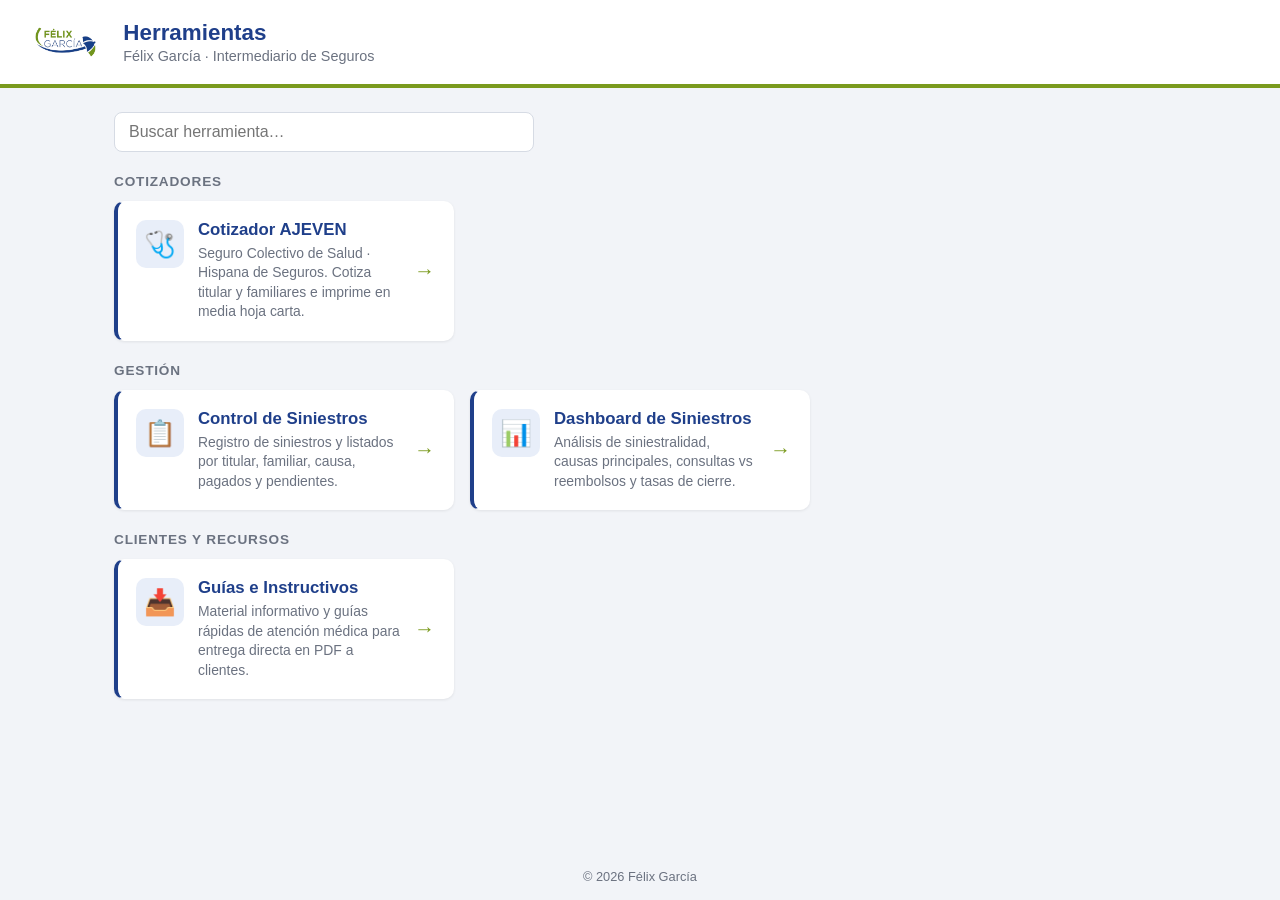
<file: index.html>
<!DOCTYPE html>
<html lang="es">

<head>
  <meta charset="UTF-8">
  <meta name="viewport" content="width=device-width, initial-scale=1.0">
  <title>Herramientas – Félix García</title>
  <link rel="icon" href="img/logo.png">
  <link rel="stylesheet" href="css/portal.css">
</head>

<body>
  <header class="top">
    <img src="img/logo.png" alt="Félix García" class="top-logo">
    <div>
      <h1>Herramientas</h1>
      <p>Félix García · Intermediario de Seguros</p>
    </div>
  </header>

  <main class="contenido">
    <div class="barra">
      <input type="search" id="buscar" placeholder="Buscar herramienta…" autocomplete="off" aria-label="Buscar herramienta">
    </div>
    <div id="herramientas"></div>
    <p class="vacio" id="vacio" hidden>No se encontraron herramientas.</p>
  </main>

  <footer class="pie">© <span id="anio"></span> Félix García</footer>

  <script src="js/herramientas.js"></script>
  <script src="js/portal.js"></script>
</body>

</html>
</file>
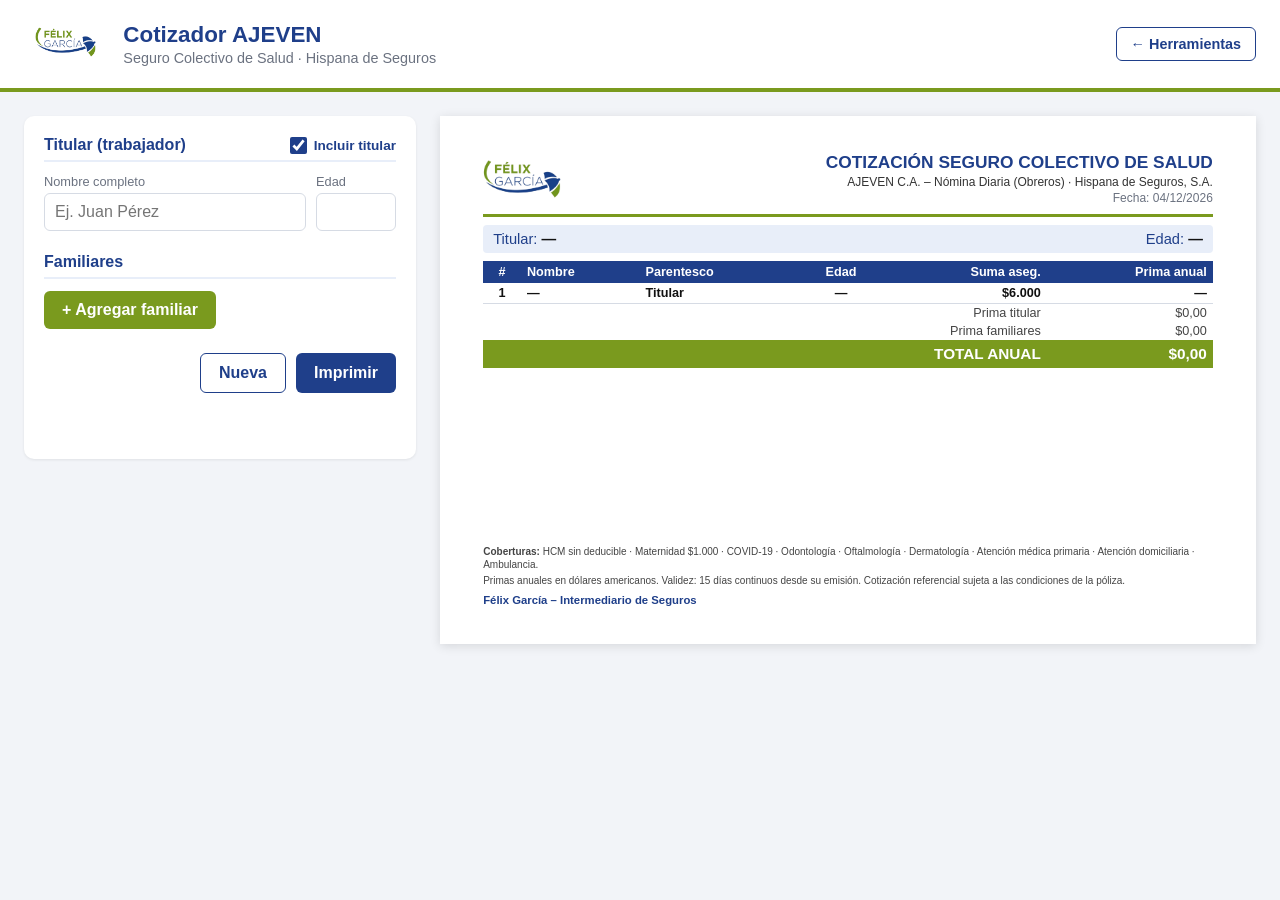
<file: cotizador/index.html>
<!DOCTYPE html>
<html lang="es">

<head>
  <meta charset="UTF-8">
  <meta name="viewport" content="width=device-width, initial-scale=1.0">
  <title>Cotizador AJEVEN – Félix García</title>
  <link rel="stylesheet" href="css/app.css">
  <link rel="stylesheet" href="css/print.css" media="print">
</head>

<body>
  <header class="app-header no-print">
    <a href="../" title="Volver al inicio"><img src="../img/logo.png" alt="Félix García" class="app-logo"></a>
    <div>
      <h1>Cotizador AJEVEN</h1>
      <p>Seguro Colectivo de Salud · Hispana de Seguros</p>
    </div>
    <a href="../" class="btn-inicio">← Herramientas</a>
  </header>

  <main class="layout">
    <!-- FORMULARIO -->
    <section class="panel no-print" id="formulario">
      <div class="seccion-titulo">
        <h2>Titular (trabajador)</h2>
        <label class="check-cotizar"
          title="Desmarca si el trabajador ya está asegurado y solo deseas cotizar a sus familiares">
          <input type="checkbox" id="cotizarTitular" checked>
          <span>Incluir titular</span>
        </label>
      </div>
      <div class="row">
        <label class="grow">Nombre completo
          <input type="text" id="titularNombre" placeholder="Ej. Juan Pérez" autocomplete="off">
        </label>
          <label class="age" id="lblTitularEdad">Edad
            <input type="number" id="titularEdad" min="0" max="99" inputmode="numeric">
          </label>
      </div>
      <p class="ayuda-modo" id="ayudaModo" hidden>Modo solo familiares: el titular no genera prima ni requiere edad.</p>

      <h2>Familiares</h2>
      <div id="familiares"></div>
      <button type="button" class="btn btn-secondary" id="btnAgregar">+ Agregar familiar</button>

      <div class="acciones">
        <div class="total-movil">Total anual <strong id="totalMovil">$0,00</strong></div>
        <button type="button" class="btn btn-ghost" id="btnLimpiar">Nueva</button>
        <button type="button" class="btn btn-primary" id="btnImprimir">Imprimir</button>
      </div>
      <p class="msg" id="mensaje"></p>
    </section>

    <!-- VISTA PREVIA / IMPRESIÓN (media hoja carta) -->
    <section class="preview-wrap" id="previewWrap">
      <p class="preview-titulo no-print">Vista previa de la cotización</p>
      <article class="cotizacion" id="cotizacion">
        <div class="cot-header">
          <img src="../img/logo.png" alt="Félix García" class="cot-logo">
          <div class="cot-titulo">
            <h3>Cotización Seguro Colectivo de Salud</h3>
            <p id="cotEmpresa"></p>
            <p class="cot-meta">Fecha: <span id="cotFecha"></span></p>
          </div>
        </div>

        <div class="cot-titular">
          <div><span class="lbl">Titular:</span> <strong id="cotTitular">—</strong></div>
          <div><span class="lbl">Edad:</span> <strong id="cotEdad">—</strong></div>
        </div>

        <table class="cot-tabla">
          <thead>
            <tr>
              <th>#</th>
              <th class="left">Nombre</th>
              <th class="left">Parentesco</th>
              <th>Edad</th>
              <th class="right">Suma aseg.</th>
              <th class="right">Prima anual</th>
            </tr>
          </thead>
          <tbody id="cotFilas"></tbody>
          <tfoot>
            <tr class="sub">
              <td colspan="5" class="right">Prima titular</td>
              <td class="right" id="cotSubTitular">$0,00</td>
            </tr>
            <tr class="sub">
              <td colspan="5" class="right">Prima familiares</td>
              <td class="right" id="cotSubFamiliares">$0,00</td>
            </tr>
            <tr class="total">
              <td colspan="5" class="right">TOTAL ANUAL</td>
              <td class="right" id="cotTotal">$0,00</td>
            </tr>
          </tfoot>
        </table>

        <div class="cot-pie">
          <p><strong>Coberturas:</strong> <span id="cotCoberturas"></span>.</p>
          <p>Primas anuales en dólares americanos. Validez: <span id="cotValidez"></span> días continuos desde su
            emisión.
            Cotización referencial sujeta a las condiciones de la póliza.</p>
          <p class="firma">Félix García – Intermediario de Seguros</p>
        </div>
      </article>
    </section>
  </main>

  <template id="tplFamiliar">
    <div class="familiar">
      <label class="grow">Nombre
        <input type="text" class="f-nombre" placeholder="Nombre" autocomplete="off">
      </label>
      <label class="par">Parentesco
        <select class="f-parentesco"></select>
      </label>
      <label class="age">Edad
        <input type="number" class="f-edad" min="0" max="99" inputmode="numeric">
      </label>
      <button type="button" class="btn-del" title="Eliminar">✕</button>
      <span class="f-error"></span>
    </div>
  </template>

  <script src="js/tarifas.js"></script>
  <script src="js/app.js"></script>
</body>

</html>
</file>
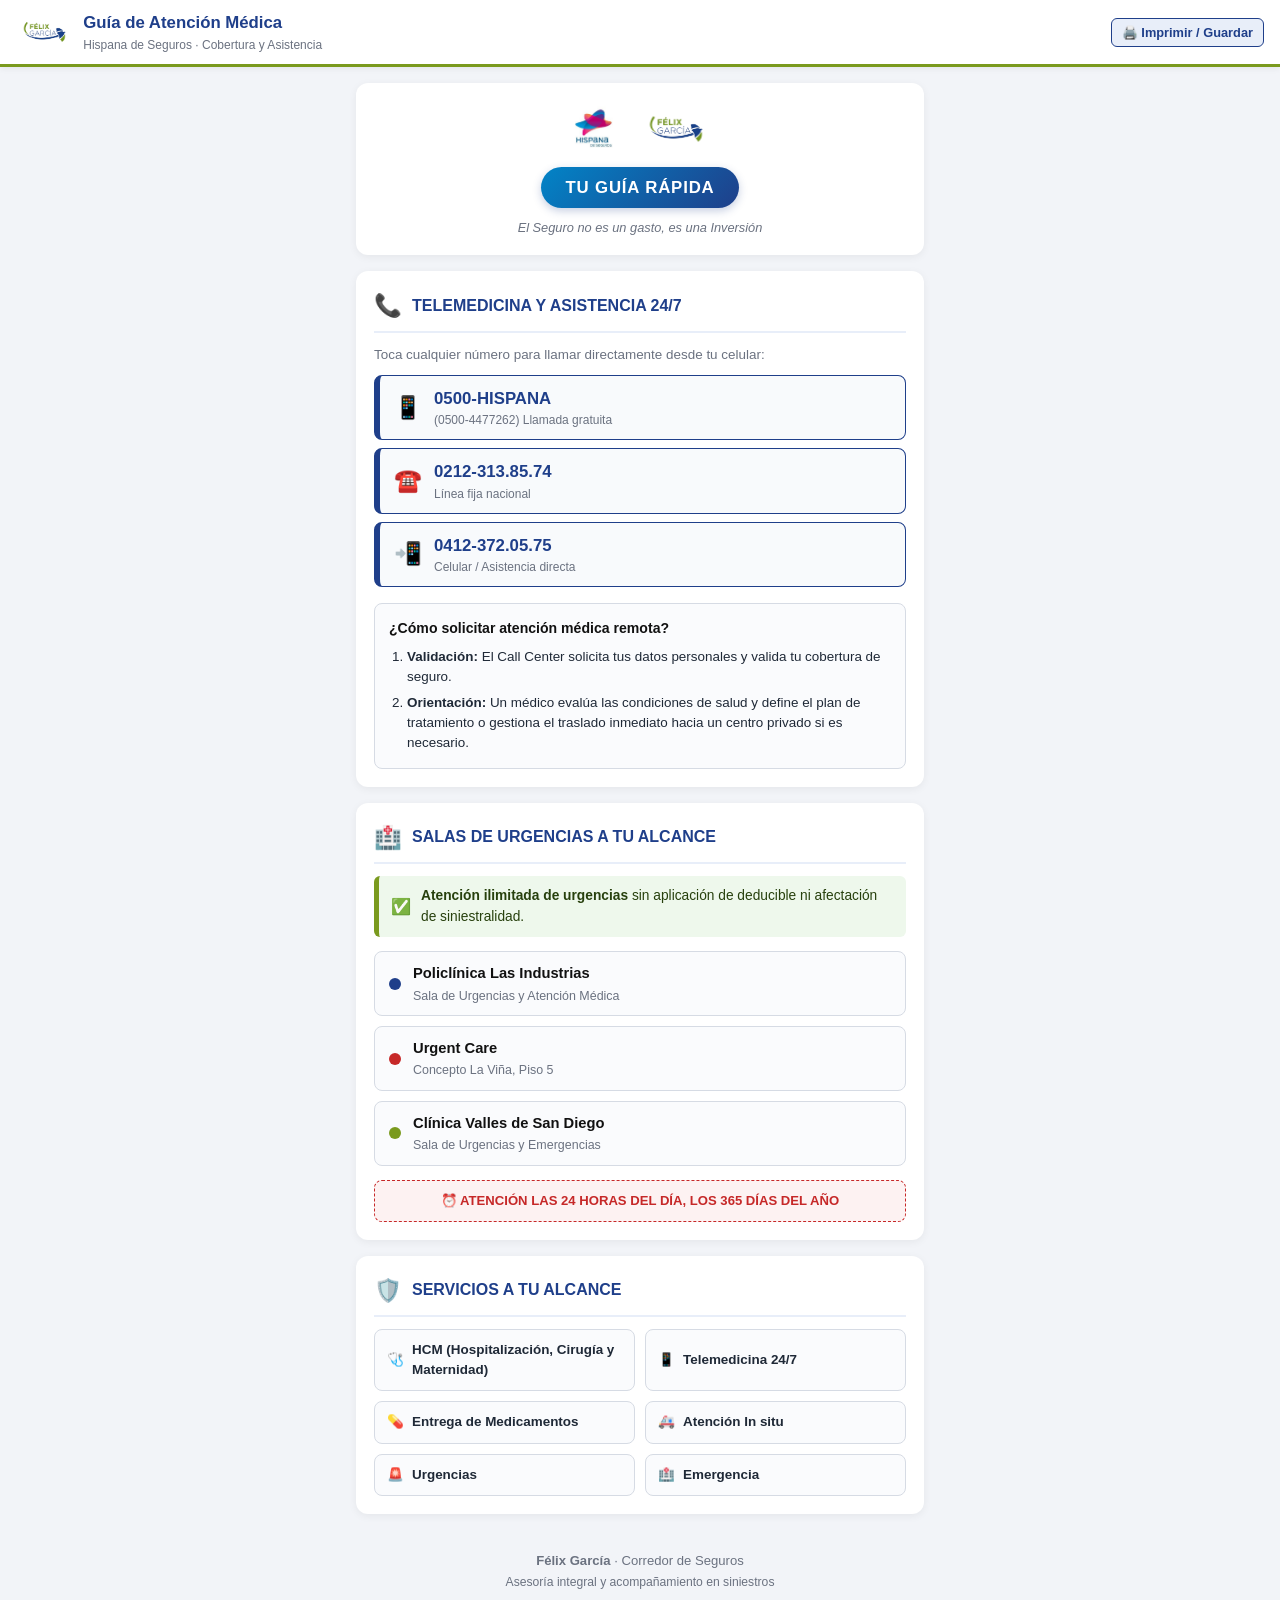
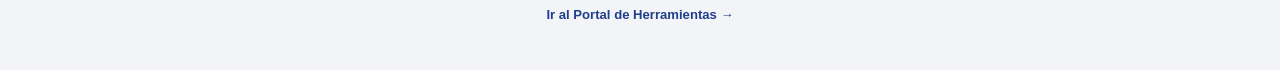
<file: guias/ver.html>
<!DOCTYPE html>
<html lang="es">

<head>
  <meta charset="UTF-8">
  <meta name="viewport" content="width=device-width, initial-scale=1.0">
  <title>Guía Rápida de Atención Médica – Hispana & Félix García</title>
  <link rel="icon" href="../img/logo.png">
  <link rel="stylesheet" href="css/ver-guia.css">
</head>

<body>
  <!-- Barra superior para el cliente en el móvil -->
  <header class="barra-movil no-print">
    <div class="barra-info">
      <img src="../img/logo.png" alt="Félix García" class="logo-movil">
      <div>
        <h1>Guía de Atención Médica</h1>
        <p>Hispana de Seguros · Cobertura y Asistencia</p>
      </div>
    </div>
    <div class="barra-acciones">
      <button type="button" class="btn-accion-movil" onclick="window.print()">🖨️ Imprimir / Guardar</button>
    </div>
  </header>

  <main class="contenedor-guia-movil">
    <!-- Banner Principal -->
    <div class="tarjeta-banner">
      <div class="banner-logos">
        <img src="../img/logo-hispana.jpg" alt="Hispana de Seguros" class="logo-hispana-m">
        <img src="../img/logo.png" alt="Félix García" class="logo-fg-m">
      </div>
      <div class="pill-titulo-m">
        <span>TU GUÍA RÁPIDA</span>
      </div>
      <p class="slogan-m">El Seguro no es un gasto, es una Inversión</p>
    </div>

    <!-- Sección 1: Números de Emergencia y Telemedicina (Botones con llamada directa en móvil) -->
    <section class="card-seccion tel-card">
      <div class="seccion-head">
        <span class="icono-head">📞</span>
        <h2>TELEMEDICINA Y ASISTENCIA 24/7</h2>
      </div>
      <p class="instruccion-tel">Toca cualquier número para llamar directamente desde tu celular:</p>
      <div class="botones-llamada">
        <a href="tel:05004477262" class="btn-tel">
          <span class="tel-icon">📱</span>
          <div class="tel-textos">
            <strong>0500-HISPANA</strong>
            <small>(0500-4477262) Llamada gratuita</small>
          </div>
        </a>
        <a href="tel:02123138574" class="btn-tel">
          <span class="tel-icon">☎️</span>
          <div class="tel-textos">
            <strong>0212-313.85.74</strong>
            <small>Línea fija nacional</small>
          </div>
        </a>
        <a href="tel:04123720575" class="btn-tel">
          <span class="tel-icon">📲</span>
          <div class="tel-textos">
            <strong>0412-372.05.75</strong>
            <small>Celular / Asistencia directa</small>
          </div>
        </a>
      </div>

      <div class="pasos-caja">
        <h3>¿Cómo solicitar atención médica remota?</h3>
        <ol>
          <li><strong>Validación:</strong> El Call Center solicita tus datos personales y valida tu cobertura de seguro.</li>
          <li><strong>Orientación:</strong> Un médico evalúa las condiciones de salud y define el plan de tratamiento o gestiona el traslado inmediato hacia un centro privado si es necesario.</li>
        </ol>
      </div>
    </section>

    <!-- Sección 2: Salas de Urgencias Aliadas -->
    <section class="card-seccion urgencias-card">
      <div class="seccion-head">
        <span class="icono-head">🏥</span>
        <h2>SALAS DE URGENCIAS A TU ALCANCE</h2>
      </div>

      <div class="banner-beneficio">
        <span class="icono-check">✅</span>
        <p><strong>Atención ilimitada de urgencias</strong> sin aplicación de deducible ni afectación de siniestralidad.</p>
      </div>

      <div class="lista-centros-movil">
        <div class="item-centro">
          <span class="punto-centro azul"></span>
          <div>
            <strong>Policlínica Las Industrias</strong>
            <p>Sala de Urgencias y Atención Médica</p>
          </div>
        </div>
        <div class="item-centro">
          <span class="punto-centro rojo"></span>
          <div>
            <strong>Urgent Care</strong>
            <p>Concepto La Viña, Piso 5</p>
          </div>
        </div>
        <div class="item-centro">
          <span class="punto-centro verde"></span>
          <div>
            <strong>Clínica Valles de San Diego</strong>
            <p>Sala de Urgencias y Emergencias</p>
          </div>
        </div>
      </div>

      <div class="badge-24h-movil">
        ⏰ ATENCIÓN LAS 24 HORAS DEL DÍA, LOS 365 DÍAS DEL AÑO
      </div>
    </section>

    <!-- Sección 3: Servicios a tu alcance -->
    <section class="card-seccion servicios-card">
      <div class="seccion-head">
        <span class="icono-head">🛡️</span>
        <h2>SERVICIOS A TU ALCANCE</h2>
      </div>
      <ul class="chips-servicios">
        <li><span>🩺</span> HCM (Hospitalización, Cirugía y Maternidad)</li>
        <li><span>📱</span> Telemedicina 24/7</li>
        <li><span>💊</span> Entrega de Medicamentos</li>
        <li><span>🚑</span> Atención In situ</li>
        <li><span>🚨</span> Urgencias</li>
        <li><span>🏥</span> Emergencia</li>
      </ul>
    </section>

    <!-- Footer Intermediario -->
    <footer class="footer-cliente">
      <p><strong>Félix García</strong> · Corredor de Seguros</p>
      <p class="sub-fg">Asesoría integral y acompañamiento en siniestros</p>
      <a href="../" class="link-portal">Ir al Portal de Herramientas →</a>
    </footer>
  </main>
</body>

</html>
</file>
<file: css/portal.css>
:root {
  --verde: #7a9a1e;
  --azul: #1f3f8a;
  --azul-claro: #e8eef9;
  --gris: #6b7280;
  --borde: #d6dbe4;
}

* { box-sizing: border-box; }

body {
  margin: 0;
  min-height: 100vh;
  display: flex;
  flex-direction: column;
  font-family: "Segoe UI", Roboto, Arial, sans-serif;
  background: #f2f4f8;
  color: #1f2937;
}

/* ---------- Header ---------- */
.top {
  display: flex;
  align-items: center;
  gap: 16px;
  padding: 10px 24px;
  background: #fff;
  border-bottom: 4px solid var(--verde);
}
.top-logo { height: 64px; }
.top h1 { margin: 0; color: var(--azul); font-size: 1.4rem; }
.top p { margin: 2px 0 0; color: var(--gris); font-size: .9rem; }

/* ---------- Contenido ---------- */
.contenido {
  flex: 1;
  width: 100%;
  max-width: 1100px;
  margin: 0 auto;
  padding: 24px;
}

.barra { margin-bottom: 8px; }
.barra input {
  width: 100%;
  max-width: 420px;
  font: inherit;
  padding: 10px 14px;
  border: 1px solid var(--borde);
  border-radius: 8px;
  background: #fff;
}
.barra input:focus { outline: 2px solid var(--azul); border-color: transparent; }

.grupo h2 {
  margin: 22px 0 12px;
  font-size: .85rem;
  text-transform: uppercase;
  letter-spacing: .06em;
  color: var(--gris);
}

.grid {
  display: grid;
  grid-template-columns: repeat(auto-fill, minmax(280px, 1fr));
  gap: 16px;
}

/* ---------- Tarjetas ---------- */
.card {
  display: flex;
  align-items: flex-start;
  gap: 14px;
  padding: 18px;
  background: #fff;
  border: 1px solid transparent;
  border-left: 4px solid var(--azul);
  border-radius: 10px;
  box-shadow: 0 1px 3px rgba(0, 0, 0, .08);
  color: inherit;
  text-decoration: none;
  transition: transform .15s, box-shadow .15s, border-color .15s;
}
.card:hover, .card:focus-visible {
  transform: translateY(-2px);
  box-shadow: 0 6px 16px rgba(31, 63, 138, .15);
  border-color: var(--azul-claro);
  border-left-color: var(--verde);
  outline: none;
}

.card-icono {
  flex: none;
  display: grid;
  place-items: center;
  width: 48px;
  height: 48px;
  font-size: 1.6rem;
  background: var(--azul-claro);
  border-radius: 10px;
}
.card-cuerpo { flex: 1; display: flex; flex-direction: column; gap: 4px; min-width: 0; }
.card-titulo { font-weight: 700; color: var(--azul); font-size: 1.05rem; }
.card-desc { font-size: .87rem; color: var(--gris); line-height: 1.4; }
.card-ir { align-self: center; font-size: 1.3rem; color: var(--verde); transition: transform .15s; }
.card:hover .card-ir { transform: translateX(3px); }

.card-off {
  cursor: default;
  opacity: .6;
  border-left-color: var(--borde);
  box-shadow: none;
  border-style: dashed;
  border-color: var(--borde);
}
.card-off:hover { transform: none; box-shadow: none; border-left-color: var(--borde); }

.badge {
  align-self: center;
  flex: none;
  font-size: .7rem;
  font-weight: 600;
  padding: 3px 8px;
  border-radius: 999px;
  background: #eef1f6;
  color: var(--gris);
}

.vacio { color: var(--gris); text-align: center; margin-top: 40px; }

.pie {
  text-align: center;
  padding: 16px;
  font-size: .8rem;
  color: var(--gris);
}

/* ---------- Móvil ---------- */
@media (max-width: 700px) {
  .top { padding: 8px 14px; gap: 10px; }
  .top-logo { height: 46px; }
  .top h1 { font-size: 1.15rem; }
  .top p { font-size: .78rem; }
  .contenido { padding: 14px; }
  .barra input { max-width: none; }
  .grid { grid-template-columns: 1fr; gap: 12px; }
}
</file>
<file: cotizador/css/app.css>
:root {
  --verde: #7a9a1e;
  --azul: #1f3f8a;
  --azul-claro: #e8eef9;
  --gris: #6b7280;
  --borde: #d6dbe4;
  --rojo: #c62828;
}

* { box-sizing: border-box; }

body {
  margin: 0;
  font-family: "Segoe UI", Roboto, Arial, sans-serif;
  background: #f2f4f8;
  color: #1f2937;
}

/* ---------- Header ---------- */
.app-header {
  display: flex;
  align-items: center;
  gap: 16px;
  padding: 10px 24px;
  background: #fff;
  border-bottom: 4px solid var(--verde);
}
.app-logo { height: 64px; }
.app-header h1 { margin: 0; color: var(--azul); font-size: 1.4rem; }
.app-header p { margin: 2px 0 0; color: var(--gris); font-size: .9rem; }
.btn-inicio {
  margin-left: auto;
  padding: 8px 14px;
  border: 1px solid var(--azul);
  border-radius: 6px;
  color: var(--azul);
  text-decoration: none;
  font-size: .9rem;
  font-weight: 600;
  white-space: nowrap;
}
.btn-inicio:hover { background: var(--azul-claro); }

/* ---------- Layout ---------- */
.layout {
  display: grid;
  grid-template-columns: minmax(340px, 1fr) minmax(0, 8.5in);
  gap: 24px;
  padding: 24px;
  max-width: 1400px;
  margin: 0 auto;
  align-items: start;
}
@media (max-width: 1100px) {
  .layout { grid-template-columns: minmax(0, 1fr); }
  .preview-wrap { max-width: 8.5in; width: 100%; margin: 0 auto; }
}

.panel {
  background: #fff;
  border-radius: 10px;
  padding: 20px;
  box-shadow: 0 1px 3px rgba(0,0,0,.08);
}
.panel h2 {
  margin: 0 0 12px;
  font-size: 1rem;
  color: var(--azul);
  border-bottom: 2px solid var(--azul-claro);
  padding-bottom: 6px;
}
.panel h2:not(:first-child) { margin-top: 22px; }

.seccion-titulo {
  display: flex;
  align-items: center;
  justify-content: space-between;
  border-bottom: 2px solid var(--azul-claro);
  margin-bottom: 12px;
  padding-bottom: 6px;
  gap: 12px;
  flex-wrap: wrap;
}
.seccion-titulo h2 {
  margin: 0 !important;
  border-bottom: none !important;
  padding-bottom: 0 !important;
}

.check-cotizar {
  display: inline-flex;
  flex-direction: row;
  align-items: center;
  gap: 7px;
  font-size: .85rem;
  color: var(--azul);
  font-weight: 600;
  cursor: pointer;
  user-select: none;
}
.check-cotizar input[type="checkbox"] {
  width: 17px;
  height: 17px;
  margin: 0;
  cursor: pointer;
  accent-color: var(--azul);
}

.ayuda-modo {
  margin: 8px 0 0;
  padding: 8px 12px;
  background: #eef4ff;
  border-left: 3px solid var(--azul);
  border-radius: 4px;
  font-size: .82rem;
  color: var(--azul);
}

label.deshabilitado {
  opacity: .55;
}
input:disabled {
  background: #f1f3f7;
  color: #888;
  cursor: not-allowed;
  border-color: #d6dbe4;
}

label {
  display: flex;
  flex-direction: column;
  font-size: .8rem;
  color: var(--gris);
  gap: 4px;
}
input, select {
  font: inherit;
  font-size: 1rem;
  padding: 9px 10px;
  border: 1px solid var(--borde);
  border-radius: 6px;
  color: #111;
  background: #fff;
}
input:focus, select:focus { outline: 2px solid var(--azul); border-color: transparent; }

.row, .familiar {
  display: flex;
  gap: 10px;
  align-items: flex-end;
  flex-wrap: wrap;
}
.grow { flex: 1 1 180px; }
.age { width: 80px; }
.par { width: 170px; }

.familiar {
  padding: 10px;
  margin-bottom: 10px;
  border: 1px solid var(--borde);
  border-radius: 8px;
  background: #fafbfd;
}
.familiar.invalido { border-color: var(--rojo); background: #fdf3f3; }
.f-error { flex-basis: 100%; color: var(--rojo); font-size: .8rem; }
.f-error:empty { display: none; }

.btn-del {
  border: none;
  background: transparent;
  color: var(--rojo);
  font-size: 1.1rem;
  cursor: pointer;
  padding: 8px;
}

.btn {
  font: inherit;
  padding: 10px 18px;
  border-radius: 6px;
  border: none;
  cursor: pointer;
  font-weight: 600;
}
.btn-primary { background: var(--azul); color: #fff; }
.btn-primary:hover { background: #17306b; }
.btn-secondary { background: var(--verde); color: #fff; }
.btn-secondary:hover { background: #637e17; }
.btn-ghost { background: transparent; color: var(--azul); border: 1px solid var(--azul); }

.acciones {
  display: flex;
  justify-content: flex-end;
  gap: 10px;
  margin-top: 24px;
}
.msg { color: var(--rojo); font-size: .9rem; min-height: 1.2em; text-align: right; }

/* ---------- Vista previa (media hoja carta: 8.5in x 5.5in) ---------- */
.preview-wrap {
  background: #fff;
  box-shadow: 0 2px 10px rgba(0,0,0,.12);
  overflow: hidden;
  position: relative;
}
.preview-titulo {
  display: none;
  margin: 0;
  padding: 8px 12px;
  font-size: .85rem;
  color: var(--gris);
  background: #eef1f6;
}

.cotizacion {
  transform-origin: top left;
  width: 8.5in;
  min-height: 5.5in;
  padding: .35in .45in;
  font-size: 10pt;
  color: #111;
  display: flex;
  flex-direction: column;
}

.cot-header {
  display: flex;
  align-items: center;
  justify-content: space-between;
  border-bottom: 3px solid var(--verde);
  padding-bottom: 6px;
}
.cot-logo { height: .85in; margin: -.12in 0 -.12in -.15in; }
.cot-titulo { text-align: right; }
.cot-titulo h3 { margin: 0; color: var(--azul); font-size: 13pt; text-transform: uppercase; }
.cot-titulo p { margin: 2px 0 0; font-size: 9pt; color: #333; }
.cot-meta { color: var(--gris) !important; }

.cot-titular {
  display: flex;
  justify-content: space-between;
  background: var(--azul-claro);
  padding: 6px 10px;
  margin: 8px 0;
  border-radius: 4px;
  font-size: 11pt;
}
.cot-titular .lbl { color: var(--azul); }

.cot-tabla {
  width: 100%;
  border-collapse: collapse;
  font-size: 9.5pt;
}
.cot-tabla th {
  background: var(--azul);
  color: #fff;
  font-weight: 600;
  padding: 4px 6px;
  text-align: center;
}
.cot-tabla td {
  padding: 3px 6px;
  border-bottom: 1px solid var(--borde);
  text-align: center;
}
.cot-tabla .left { text-align: left; }
.cot-tabla .right { text-align: right; }
.cot-tabla .fila-titular td { font-weight: 600; }
.cot-tabla .fila-vacia {
  padding: 14px 8px;
  color: var(--gris);
  font-style: italic;
  text-align: center;
}
.cot-tabla tfoot td { border-bottom: none; padding: 2px 6px; }
.cot-tabla tfoot .sub td { color: #444; }
.cot-tabla tfoot .total td {
  font-size: 11.5pt;
  font-weight: 700;
  color: #fff;
  background: var(--verde);
  padding: 5px 6px;
}

.cot-pie {
  margin-top: auto;
  padding-top: 8px;
  font-size: 7.5pt;
  color: #444;
  line-height: 1.35;
}
.cot-pie p { margin: 2px 0; }
.cot-pie .firma { margin-top: 6px; font-weight: 600; color: var(--azul); font-size: 8.5pt; }


/* ---------- Total rápido (solo móvil) ---------- */
.total-movil { display: none; }

/* ---------- Tablet / móvil ---------- */
@media (max-width: 700px) {
  .app-header { padding: 8px 14px; gap: 10px; }
  .app-logo { height: 46px; }
  .app-header h1 { font-size: 1.1rem; }
  .app-header p { font-size: .78rem; }
  .btn-inicio { padding: 6px 10px; font-size: .8rem; }

  .layout { padding: 12px; gap: 14px; }
  .panel { padding: 14px; border-radius: 8px; }

  .preview-titulo { display: block; }

  /* Titular: nombre arriba, edad debajo */
  .row .grow { flex-basis: 100%; }
  .row .age { width: 110px; }

  /* Familiar: nombre en una línea; parentesco + edad + eliminar en otra */
  .familiar { position: relative; padding: 10px 10px 12px; }
  .familiar .grow { flex-basis: 100%; padding-right: 34px; }
  .familiar .par { flex: 1 1 auto; width: auto; min-width: 0; }
  .familiar .age { width: 84px; }
  .familiar select { width: 100%; }
  .btn-del { position: absolute; top: 4px; right: 4px; font-size: 1.25rem; }

  #btnAgregar { width: 100%; padding: 12px; }

  /* Barra inferior fija con total y botones */
  .acciones {
    position: sticky;
    bottom: 0;
    margin: 18px -14px -14px;
    padding: 10px 14px calc(10px + env(safe-area-inset-bottom));
    background: #fff;
    border-top: 1px solid var(--borde);
    box-shadow: 0 -2px 8px rgba(0,0,0,.06);
    border-radius: 0 0 8px 8px;
    align-items: center;
    flex-wrap: wrap;
    z-index: 5;
  }
  .total-movil {
    display: flex;
    flex-direction: column;
    margin-right: auto;
    font-size: .72rem;
    color: var(--gris);
    line-height: 1.1;
  }
  .total-movil strong { font-size: 1.15rem; color: var(--azul); }
  .acciones .btn { padding: 11px 14px; }
  .msg { text-align: left; }
}

@media (max-width: 380px) {
  .acciones .btn-ghost { padding: 11px 10px; font-size: .85rem; }
}
</file>
<file: cotizador/css/print.css>
/* Impresión: solo la cotización, en la mitad superior de una hoja carta */
@page {
  size: letter portrait;
  margin: 0;
}

html,
body {
  background: #fff !important;
  margin: 0;
  -webkit-print-color-adjust: exact;
  print-color-adjust: exact;
}

.no-print {
  display: none !important;
}

.layout {
  display: block !important;
  padding: 0 !important;
  margin: 0 !important;
  max-width: none !important;
}

.preview-wrap {
  box-shadow: none !important;
  height: auto !important;
  overflow: visible !important;
}

.cotizacion {
  transform: none !important;
  width: 8.5in;
  height: 5.5in;
  min-height: 0;
  overflow: hidden;
  border-bottom: 1px dashed #999;
  /* guía de corte */
}

.cot-tabla tr {
  page-break-inside: avoid;
}
</file>
<file: guias/css/ver-guia.css>
:root {
  --verde: #7a9a1e;
  --azul: #1f3f8a;
  --azul-claro: #e8eef9;
  --gris: #6b7280;
  --borde: #d6dbe4;
  --rojo: #c62828;
  --fondo: #f2f4f8;
}

* { box-sizing: border-box; }

body {
  margin: 0;
  font-family: "Segoe UI", Roboto, Arial, sans-serif;
  background: var(--fondo);
  color: #1f2937;
  line-height: 1.5;
}

/* Header Móvil */
.barra-movil {
  display: flex;
  justify-content: space-between;
  align-items: center;
  padding: 10px 16px;
  background: #fff;
  border-bottom: 3px solid var(--verde);
  position: sticky;
  top: 0;
  z-index: 100;
  box-shadow: 0 2px 6px rgba(0,0,0,.06);
}
.barra-info {
  display: flex;
  align-items: center;
  gap: 10px;
}
.logo-movil {
  height: 44px;
}
.barra-info h1 {
  margin: 0;
  font-size: 1.05rem;
  color: var(--azul);
}
.barra-info p {
  margin: 0;
  font-size: .75rem;
  color: var(--gris);
}
.btn-accion-movil {
  padding: 6px 10px;
  font-size: .8rem;
  font-weight: 600;
  background: var(--azul-claro);
  border: 1px solid var(--azul);
  color: var(--azul);
  border-radius: 6px;
  cursor: pointer;
}

/* Contenedor */
.contenedor-guia-movil {
  max-width: 600px;
  margin: 0 auto;
  padding: 16px;
  display: flex;
  flex-direction: column;
  gap: 16px;
}

/* Banner de Cabecera */
.tarjeta-banner {
  background: #fff;
  border-radius: 12px;
  padding: 18px;
  text-align: center;
  box-shadow: 0 2px 8px rgba(0,0,0,.06);
  display: flex;
  flex-direction: column;
  align-items: center;
  gap: 10px;
}
.banner-logos {
  display: flex;
  justify-content: center;
  align-items: center;
  gap: 20px;
  width: 100%;
}
.logo-hispana-m {
  height: 52px;
  object-fit: contain;
}
.logo-fg-m {
  height: 56px;
  object-fit: contain;
}
.pill-titulo-m {
  background: linear-gradient(135deg, #0284c7, #1f3f8a);
  color: #fff;
  padding: 8px 24px;
  border-radius: 30px;
  font-weight: 800;
  font-size: 1.05rem;
  letter-spacing: .05em;
  box-shadow: 0 3px 8px rgba(31,63,138,.25);
}
.slogan-m {
  margin: 0;
  font-size: .8rem;
  font-style: italic;
  color: var(--gris);
}

/* Tarjetas de Sección */
.card-seccion {
  background: #fff;
  border-radius: 12px;
  padding: 18px;
  box-shadow: 0 2px 8px rgba(0,0,0,.06);
}
.seccion-head {
  display: flex;
  align-items: center;
  gap: 10px;
  margin-bottom: 12px;
  border-bottom: 2px solid var(--azul-claro);
  padding-bottom: 8px;
}
.icono-head { font-size: 1.4rem; }
.seccion-head h2 {
  margin: 0;
  font-size: 1rem;
  color: var(--azul);
  font-weight: 800;
}

/* Botones de Teléfono para Celular */
.instruccion-tel {
  margin: 0 0 10px;
  font-size: .84rem;
  color: var(--gris);
}
.botones-llamada {
  display: flex;
  flex-direction: column;
  gap: 8px;
  margin-bottom: 16px;
}
.btn-tel {
  display: flex;
  align-items: center;
  gap: 12px;
  background: #f8fafc;
  border: 1.5px solid var(--azul);
  border-left-width: 6px;
  padding: 10px 14px;
  border-radius: 8px;
  text-decoration: none;
  color: #111;
  transition: all .15s ease;
}
.btn-tel:hover {
  background: var(--azul-claro);
  transform: translateY(-1px);
}
.tel-icon { font-size: 1.4rem; }
.tel-textos {
  display: flex;
  flex-direction: column;
}
.tel-textos strong {
  font-size: 1.05rem;
  color: var(--azul);
}
.tel-textos small {
  font-size: .75rem;
  color: var(--gris);
}

/* Pasos */
.pasos-caja {
  background: #fafbfd;
  border: 1px solid var(--borde);
  padding: 14px;
  border-radius: 8px;
}
.pasos-caja h3 {
  margin: 0 0 8px;
  font-size: .88rem;
  color: #111;
}
.pasos-caja ol {
  margin: 0;
  padding-left: 18px;
  font-size: .84rem;
  display: flex;
  flex-direction: column;
  gap: 6px;
}

/* Salas de Urgencias */
.banner-beneficio {
  background: #eef8ec;
  border-left: 5px solid var(--verde);
  padding: 10px 12px;
  border-radius: 6px;
  margin-bottom: 14px;
  display: flex;
  align-items: center;
  gap: 10px;
}
.banner-beneficio p {
  margin: 0;
  font-size: .86rem;
  color: #27400d;
}

.lista-centros-movil {
  display: flex;
  flex-direction: column;
  gap: 10px;
  margin-bottom: 14px;
}
.item-centro {
  display: flex;
  align-items: center;
  gap: 12px;
  background: #fafbfd;
  padding: 10px 14px;
  border-radius: 8px;
  border: 1px solid var(--borde);
}
.punto-centro {
  width: 12px;
  height: 12px;
  border-radius: 50%;
  flex: none;
}
.punto-centro.azul { background: var(--azul); }
.punto-centro.rojo { background: var(--rojo); }
.punto-centro.verde { background: var(--verde); }
.item-centro strong { font-size: .92rem; color: #111; display: block; }
.item-centro p { margin: 2px 0 0; font-size: .78rem; color: var(--gris); }

.badge-24h-movil {
  background: #fdf2f2;
  border: 1.5px dashed var(--rojo);
  color: var(--rojo);
  padding: 10px;
  border-radius: 8px;
  font-size: .82rem;
  font-weight: 700;
  text-align: center;
}

/* Chips de Servicios */
.chips-servicios {
  list-style: none;
  padding: 0;
  margin: 0;
  display: grid;
  grid-template-columns: 1fr 1fr;
  gap: 10px;
}
.chips-servicios li {
  background: #fafbfd;
  border: 1px solid var(--borde);
  border-radius: 8px;
  padding: 10px 12px;
  font-size: .84rem;
  font-weight: 600;
  display: flex;
  align-items: center;
  gap: 8px;
}

/* Footer Cliente */
.footer-cliente {
  text-align: center;
  padding: 18px 10px 30px;
  color: var(--gris);
  font-size: .82rem;
}
.footer-cliente p { margin: 3px 0; }
.sub-fg { font-size: .76rem; }
.link-portal {
  display: inline-block;
  margin-top: 10px;
  color: var(--azul);
  font-weight: 600;
  text-decoration: none;
}
.link-portal:hover { text-decoration: underline; }

/* Impresión desde móvil */
@media print {
  .no-print { display: none !important; }
  body { background: #fff; }
  .contenedor-guia-movil { max-width: none; padding: 0; }
  .card-seccion { box-shadow: none; border: 1px solid var(--borde); page-break-inside: avoid; }
}
</file>
